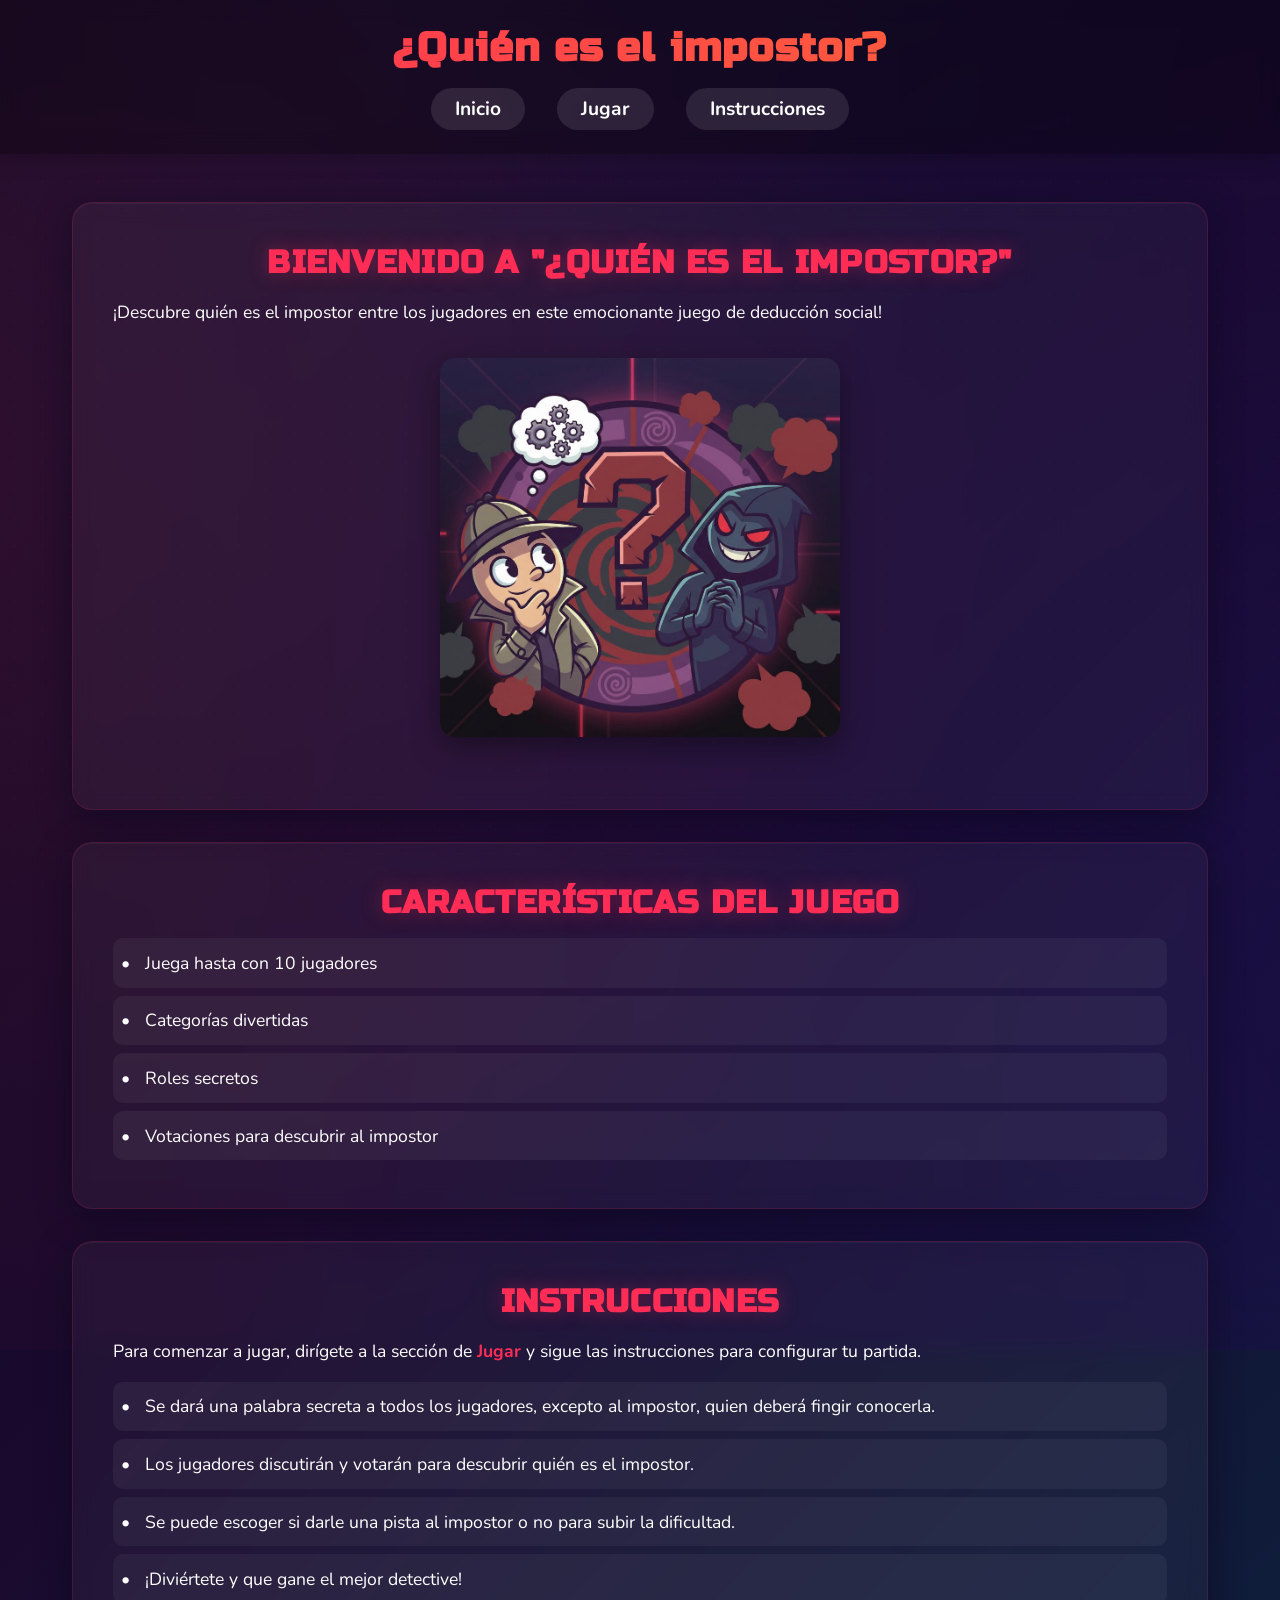
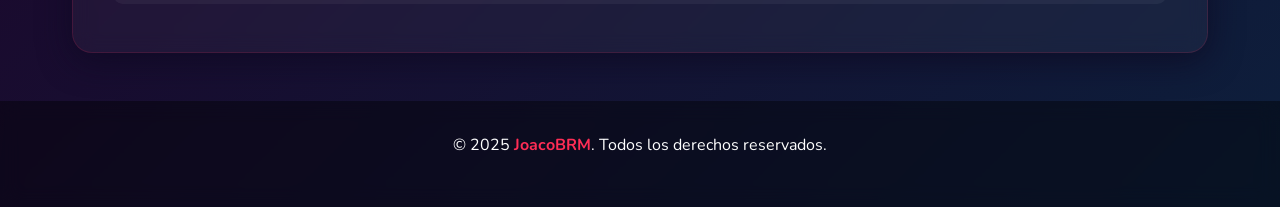
<file: index.html>
<!DOCTYPE html>
<html lang="es">
    <head>
        <meta charset="UTF-8">
        <meta name="viewport" content="width=device-width, initial-scale=1.0, maximum-scale=1.0, user-scalable=no, viewport-fit=cover">
        <meta name="apple-mobile-web-app-capable" content="yes">
        <meta name="apple-mobile-web-app-status-bar-style" content="black-translucent">
        <meta name="apple-mobile-web-app-title" content="Impostor">
        <meta name="format-detection" content="telephone=no">
        <title>¿Quién es el impostor? - JoacoBRM</title>
        <link rel="icon" type="image/jpeg" href="assets/images/logo_impostor.jpg">
        <link rel="apple-touch-icon" href="assets/images/logo_impostor.jpg">
        <link rel="preconnect" href="https://fonts.googleapis.com">
        <link rel="preconnect" href="https://fonts.gstatic.com" crossorigin>
        <link href="https://fonts.googleapis.com/css2?family=Russo+One&family=Nunito:wght@400;600;700;800&display=swap" rel="stylesheet">
        <link rel="stylesheet" href="src/css/base.css">
        <link rel="stylesheet" href="src/css/layout.css">
        <link rel="stylesheet" href="src/css/components.css">
        <link rel="stylesheet" href="src/css/animations.css">
    </head>     
    <body>
        <header>
            <h1>¿Quién es el impostor?</h1>
            <nav>
                <ul>
                    <li><a href="index.html">Inicio</a></li>
                    <li><a href="jugar.html">Jugar</a></li>
                    <li><a href="#instrucciones_impostor">Instrucciones</a></li>
                </ul>
            </nav>
        </header>
        <main>
            <section>
                <h2>Bienvenido a "¿Quién es el impostor?"</h2>
                <p>¡Descubre quién es el impostor entre los jugadores en este emocionante juego de deducción social!</p>
                <img src="assets/images/logo_impostor.jpg" alt="Imagen del juego">
            </section>
            <section>
                <h2>Características del juego</h2>
                <ul>
                    <li>Juega hasta con 10 jugadores</li>
                    <li>Categorías divertidas</li>
                    <li>Roles secretos</li>
                    <li>Votaciones para descubrir al impostor</li>
                </ul>
            </section>
            <section id="instrucciones_impostor">
                <h2>Instrucciones</h2>
                <p>Para comenzar a jugar, dirígete a la sección de <a href="jugar.html">Jugar</a> y sigue las instrucciones para configurar tu partida.</p>
                <ul>
                    <li>Se dará una palabra secreta a todos los jugadores, excepto al impostor, quien deberá fingir conocerla.</li>
                    <li>Los jugadores discutirán y votarán para descubrir quién es el impostor.</li>
                    <li>Se puede escoger si darle una pista al impostor o no para subir la dificultad.</li>
                    <li>¡Diviértete y que gane el mejor detective!</li>
                </ul>
            </section>
        </main>
        <footer>
            <p>&copy; 2025 <a href="https://github.com/JoacoBRM" target="_blank">JoacoBRM</a>. Todos los derechos reservados.</p>
        </footer>
        <script src="src/js/animations.js"></script>
    </body>
</html>
</file>
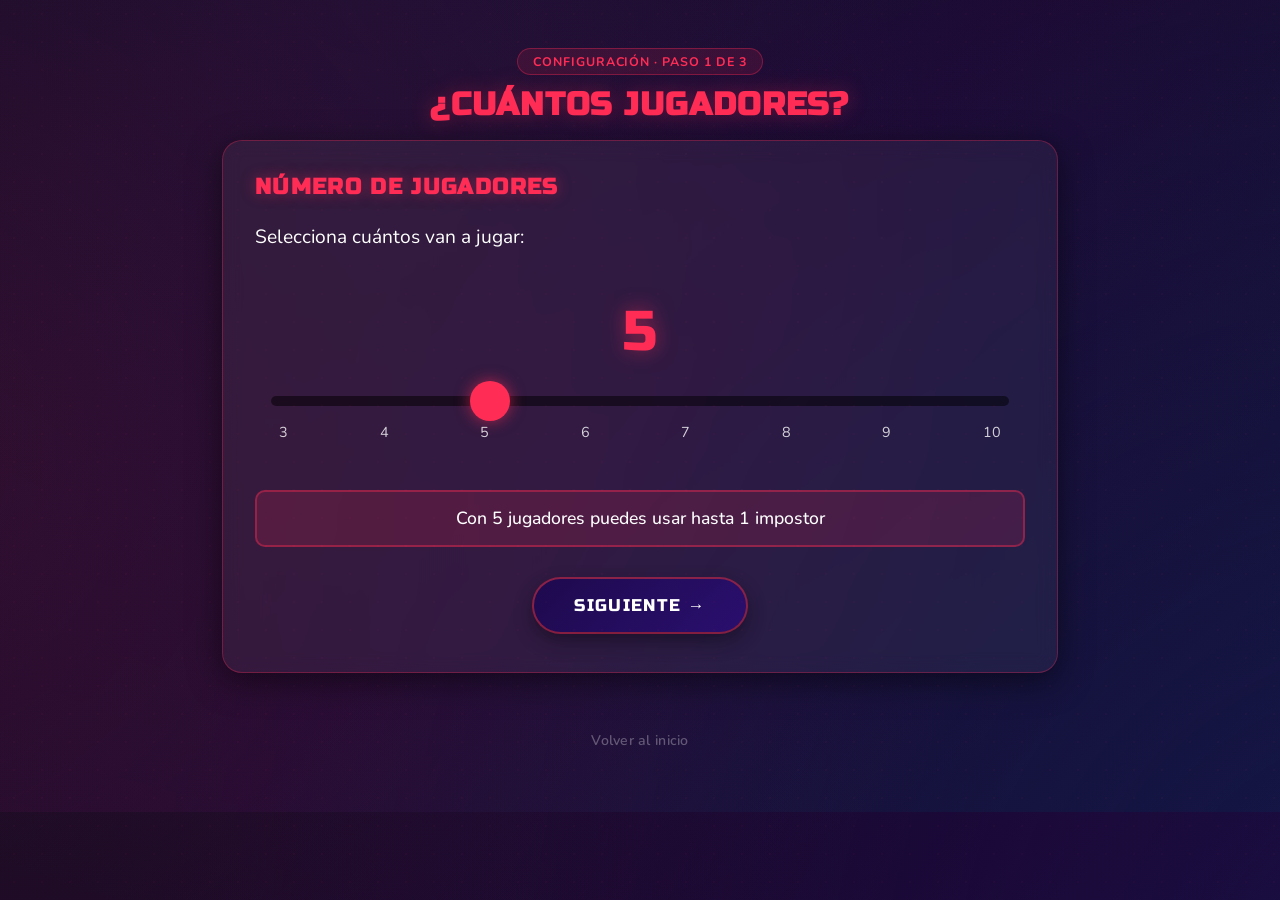
<file: jugar.html>
<!DOCTYPE html>
<html lang="es">

<head>
    <meta charset="UTF-8">
    <meta name="viewport"
        content="width=device-width, initial-scale=1.0, maximum-scale=1.0, user-scalable=no, viewport-fit=cover">
    <meta name="apple-mobile-web-app-capable" content="yes">
    <meta name="apple-mobile-web-app-status-bar-style" content="black-translucent">
    <meta name="apple-mobile-web-app-title" content="Impostor">
    <meta name="format-detection" content="telephone=no">
    <title>Jugar - Impostor</title>
    <link rel="icon" type="image/jpeg" href="assets/images/logo_impostor.jpg">
    <link rel="apple-touch-icon" href="assets/images/logo_impostor.jpg">
    <link rel="preconnect" href="https://fonts.googleapis.com">
    <link rel="preconnect" href="https://fonts.gstatic.com" crossorigin>
    <link href="https://fonts.googleapis.com/css2?family=Russo+One&family=Nunito:wght@400;600;700;800&display=swap" rel="stylesheet">
    <link rel="stylesheet" href="src/css/base.css">
    <link rel="stylesheet" href="src/css/layout.css">
    <link rel="stylesheet" href="src/css/components.css">
    <link rel="stylesheet" href="src/css/animations.css">
</head>

<body>
    <div class="container">
        <!-- Paso 1: Número de jugadores -->
        <div id="paso1" class="paso-config active">
            <div class="paso-badge">Configuración · Paso 1 de 3</div>
            <h2>¿Cuántos Jugadores?</h2>
            <div class="config-section">
                <h3>Número de Jugadores</h3>
                <label for="numJugadores">Selecciona cuántos van a jugar:</label>
                <div class="slider-container">
                    <span class="slider-value" id="sliderValue">5</span>
                    <input type="range" id="numJugadores" min="3" max="10" value="5"
                        oninput="actualizarValor(this.value)">
                    <div class="slider-labels">
                        <span>3</span>
                        <span>4</span>
                        <span>5</span>
                        <span>6</span>
                        <span>7</span>
                        <span>8</span>
                        <span>9</span>
                        <span>10</span>
                    </div>
                </div>
                <p id="infoImpostores" class="info-impostores">Con 5 jugadores puedes usar hasta 1 impostor</p>
                <div class="button-group">
                    <button onclick="irAPaso2()">Siguiente →</button>
                </div>
            </div>
            <div class="paso-footer">
                <button onclick="volverAlInicio()" class="btn-ghost">Volver al inicio</button>
            </div>
        </div>

        <!-- Paso 2: Nombres de jugadores -->
        <div id="paso2" class="paso-config">
            <div class="paso-badge">Configuración · Paso 2 de 3</div>
            <h2>Nombres de los Jugadores</h2>
            <div class="config-section">
                <h3>¿Cómo se llama cada uno?</h3>
                <div id="nombresContainer"></div>
                <div class="button-group">
                    <button onclick="volverAPaso1()" class="btn-secondary">← Anterior</button>
                    <button onclick="irAPaso3()">Siguiente →</button>
                </div>
            </div>
            <div class="paso-footer">
                <button onclick="volverAlInicio()" class="btn-ghost">Volver al inicio</button>
            </div>
        </div>

        <!-- Paso 3: Temáticas -->
        <div id="paso3" class="paso-config">
            <div class="paso-badge">Configuración · Paso 3 de 3</div>
            <h2>Elige las Temáticas</h2>
            <div class="config-section">
                <h3>Categorías del juego</h3>
                <p class="tematicas-instruccion">Elige las categorías que quieres incluir en el juego:</p>
                <div id="tematicasContainer" class="tematicas-grid"></div>

                <!-- Configuraciones adicionales -->
                <div class="config-extra">
                    <div class="config-option">
                        <div class="toggle-container">
                            <span class="toggle-label">Incluir pista para el impostor</span>
                            <label class="toggle-switch">
                                <input type="checkbox" id="incluirPistas" checked>
                                <span class="toggle-slider"></span>
                            </label>
                        </div>
                    </div>

                    <div class="config-option">
                        <label>Número de impostores:</label>
                        <div class="botones-impostores">
                            <button class="btn-impostor active" data-value="1"
                                onclick="seleccionarNumImpostores(1)">1</button>
                            <button class="btn-impostor" data-value="2" onclick="seleccionarNumImpostores(2)">2</button>
                            <button class="btn-impostor" data-value="3" onclick="seleccionarNumImpostores(3)">3</button>
                        </div>
                    </div>

                    <div class="config-option">
                        <label>Palabra personalizada (opcional):</label>
                        <input type="text" id="inputPalabraPersonalizada" placeholder="Déjalo vacío para usar una aleatoria…">
                    </div>
                </div>

                <div class="button-group">
                    <button onclick="volverAPaso2()" class="btn-secondary">← Anterior</button>
                    <button onclick="iniciarJuego()">Iniciar Juego</button>
                </div>
            </div>
            <div class="paso-footer">
                <button onclick="volverAlInicio()" class="btn-ghost">Volver al inicio</button>
            </div>
        </div>

        <!-- Paso 4: Mostrar palabras a jugadores -->
        <div id="paso4" class="paso-config">
            <div class="paso-badge">Revelar Palabras</div>
            <h2 id="turnoJugador" class="turno-jugador-header">Turno de Jugador</h2>
            <div id="contenedorReveal" class="config-section reveal-section">
                <div class="palabra-card">
                    <div id="palabraContenido" class="palabra-oculta">?</div>
                </div>
                <div class="button-group">
                    <button id="btnMostrar" onclick="togglePalabra()">
                        <span id="iconoOjo">👁️</span> Mostrar Palabra
                    </button>
                </div>
            </div>

            <!-- Popup del temporizador -->
            <div id="popupTemporizador" class="popup-overlay">
                <div class="popup-content">
                    <h3>¡Palabra vista!</h3>
                    <div class="temporizador-display">
                        <div id="contadorTemporizador" class="contador-numero">5</div>
                    </div>
                    <p class="mensaje-temporizador">Preparando siguiente jugador...</p>
                    <div class="button-group">
                        <button onclick="volverAVerPalabra()">👁️ Volver a ver</button>
                        <button onclick="saltarTemporizador()">Siguiente →</button>
                    </div>
                </div>
            </div>
            <div class="paso-footer">
                <button onclick="volverAJugar()" class="btn-ghost">Reiniciar partida</button>
                <span class="paso-footer-sep">·</span>
                <button onclick="volverAlInicio()" class="btn-ghost">Inicio</button>
            </div>
        </div>

        <!-- Paso 5: Ruleta de orden -->
        <div id="paso5" class="paso-config">
            <h2>Orden de Juego</h2>
            <div class="config-section">
                <h3>Ruleta de Jugadores</h3>
                <p class="tematicas-instruccion">La ruleta define el orden en que participarán</p>
                <div class="ruleta-container">
                    <div class="ruleta-display">
                        <div id="ruletaFlecha" class="ruleta-flecha">▼</div>
                        <div id="ruletaNombre" class="ruleta-nombre">?</div>
                    </div>
                    <div id="listaOrden" class="lista-orden"></div>
                </div>
                <div class="button-group">
                    <button id="btnGirarRuleta" onclick="girarRuleta()">Girar Ruleta</button>
                    <button id="btnContinuarJuego" onclick="continuarAlJuego()" style="display: none;">Continuar →</button>
                </div>
            </div>
            <div class="paso-footer">
                <button onclick="volverAJugar()" class="btn-ghost">Reiniciar partida</button>
                <span class="paso-footer-sep">·</span>
                <button onclick="volverAlInicio()" class="btn-ghost">Inicio</button>
            </div>
        </div>

        <!-- Paso 7: Votación -->
        <div id="paso7" class="paso-config">
            <h2>Votación</h2>
            <div class="config-section">
                <h3>Votación!</h3>
                <p class="tematicas-instruccion">Vota para eliminar a un jugador</p>
                <div id="jugadoresVotacion" class="votacion-grid"></div>

                <div id="resultadoVotacion" class="resultado-votacion" style="display: none;">
                    <div class="resultado-card">
                        <h3 id="jugadorEliminado">Jugador eliminado</h3>
                        <div id="rolJugador" class="rol-jugador"></div>
                        <div id="estadoJuego" class="estado-juego"></div>
                    </div>
                </div>

                <div id="botonesVotacion" class="button-group" style="display: none;">
                    <button id="btnSeguirVotando" onclick="continuarVotacion()">Seguir Votando</button>
                </div>

                <div id="botonesFinales" class="button-group" style="display: none;">
                    <button onclick="mostrarResultadoFinal()">Ver Resultado Final</button>
                </div>
            </div>
            <div class="paso-footer">
                <button onclick="volverAJugar()" class="btn-ghost">Reiniciar partida</button>
                <span class="paso-footer-sep">·</span>
                <button onclick="volverAlInicio()" class="btn-ghost">Inicio</button>
            </div>
        </div>

        <!-- Paso 8: Resultado Final -->
        <div id="paso8" class="paso-config">
            <h2>Fin del Juego</h2>
            <div class="config-section">
                <h3 id="tituloResultado">Resultado Final</h3>
                <div id="contenidoResultado" class="resultado-final"></div>

                <div class="button-group">
                    <button onclick="volverAJugar()">Jugar de nuevo</button>
                </div>
            </div>
            <div class="paso-footer">
                <button onclick="volverAlInicio()" class="btn-ghost">Volver al inicio</button>
            </div>
        </div>
    </div>

    <script src="src/js/game.js"></script>
</body>

</html>
</file>
<file: src/css/base.css>
/* Estilos base y reset */
html {
    scroll-behavior: smooth;
    /* iOS optimizations */
    -webkit-text-size-adjust: 100%;
    -webkit-tap-highlight-color: transparent;
}

* {
    margin: 0;
    padding: 0;
    box-sizing: border-box;
    /* iOS touch optimization */
    -webkit-touch-callout: none;
}

body {
    font-family: 'Nunito', -apple-system, BlinkMacSystemFont, 'Segoe UI', sans-serif;
    background: linear-gradient(135deg, #0d0921 0%, #1a0a2e 50%, #0d1f3c 100%);
    color: #fff;
    min-height: 100vh;
    min-height: -webkit-fill-available;
    position: relative;
    overflow-x: hidden;
    /* iOS safe area */
    padding-top: env(safe-area-inset-top);
    padding-bottom: env(safe-area-inset-bottom);
    padding-left: env(safe-area-inset-left);
    padding-right: env(safe-area-inset-right);
}

/* Tipografía base */
h1, h2, h3 {
    font-family: 'Russo One', sans-serif;
    letter-spacing: 0.04em;
}

h2 {
    font-size: 2rem;
    margin-bottom: 1rem;
    color: #ff2d55;
    text-transform: uppercase;
    text-align: center;
    text-shadow: 0 0 20px rgba(255, 45, 85, 0.35);
}

p {
    font-size: 1.1rem;
    line-height: 1.6;
    margin-bottom: 1rem;
}

ul {
    list-style: none;
    padding-left: 0;
}

a {
    color: #ff2d55;
    text-decoration: none;
    font-weight: bold;
    transition: all 0.3s ease;
    position: relative;
}

a::after {
    content: '';
    position: absolute;
    bottom: -2px;
    left: 0;
    width: 0;
    height: 2px;
    background: #ff2d55;
    transition: width 0.3s ease;
}

a:hover::after {
    width: 100%;
}

a:hover {
    color: #ff6b6b;
    text-shadow: 0 0 15px rgba(255, 45, 85, 0.8);
}

img {
    display: block;
    max-width: 100%;
    width: 100%;
    height: auto;
    margin: 1.5rem auto;
    border-radius: 15px;
    box-shadow: 0 10px 30px rgba(0, 0, 0, 0.4);
    transition: transform 0.3s ease;
    object-fit: contain;
}

@media (min-width: 500px) {
    img {
        max-width: 400px;
        width: auto;
        margin: 2rem auto;
    }
}

@media (hover: hover) {
    img:hover {
        transform: scale(1.05) rotate(2deg);
    }
}

/* Responsive */
@media (max-width: 768px) {
    h2 {
        font-size: 1.4rem;
        word-wrap: break-word;
    }
}

/* Sutil patrón de puntos sobre el fondo */
body::after {
    content: '';
    position: fixed;
    inset: 0;
    background-image: radial-gradient(rgba(255, 45, 85, 0.04) 1px, transparent 1px);
    background-size: 28px 28px;
    pointer-events: none;
    z-index: 0;
}

/* iOS specific optimizations */
@supports (-webkit-touch-callout: none) {
    /* Smooth scrolling for iOS */
    body {
        -webkit-overflow-scrolling: touch;
    }
    
    #nombresContainer,
    .tematicas-grid {
        -webkit-overflow-scrolling: touch;
    }
    
    /* Better button press states */
    button,
    .btn-impostor,
    .tematica-card {
        -webkit-user-select: none;
        user-select: none;
    }
    
    /* Force WebKit to respect our styles */
    input,
    button,
    select,
    textarea {
        -webkit-appearance: none !important;
        appearance: none !important;
    }
    
    /* Fix background colors in Safari iOS */
    input[type="text"],
    input[type="number"] {
        background-clip: padding-box !important;
        -webkit-background-clip: padding-box !important;
    }
}

/* PWA support */
@media all and (display-mode: standalone) {
    body {
        padding-top: calc(env(safe-area-inset-top) + 20px);
    }
}
</file>
<file: src/css/layout.css>
/* Layout y estructura */
header {
    background: rgba(0, 0, 0, 0.3);
    backdrop-filter: blur(10px);
    padding: 1.5rem 2rem;
    box-shadow: 0 4px 20px rgba(0, 0, 0, 0.2);
    position: sticky;
    top: 0;
    z-index: 100;
}

header h1 {
    text-align: center;
    font-size: 2.5rem;
    margin-bottom: 1rem;
    background: linear-gradient(90deg, #ff2d55, #ff6b35);
    -webkit-background-clip: text;
    -webkit-text-fill-color: transparent;
    background-clip: text;
    letter-spacing: 0.03em;
}

nav ul {
    list-style: none;
    display: flex;
    justify-content: center;
    gap: 2rem;
}

nav ul li a {
    color: #fff;
    text-decoration: none;
    font-size: 1.2rem;
    padding: 0.5rem 1.5rem;
    border-radius: 25px;
    background: rgba(255, 255, 255, 0.1);
    transition: all 0.3s ease;
    display: inline-block;
}

nav ul li a:hover {
    background: rgba(255, 255, 255, 0.3);
    transform: translateY(-3px) scale(1.1);
    box-shadow: 0 5px 15px rgba(0, 0, 0, 0.3);
}

main {
    max-width: 1200px;
    margin: 3rem auto;
    padding: 0 1rem;
}

@media (min-width: 768px) {
    main {
        padding: 0 2rem;
    }
}

section {
    background: rgba(255, 255, 255, 0.04);
    backdrop-filter: blur(10px);
    border-radius: 20px;
    padding: 2.5rem;
    margin-bottom: 2rem;
    border: 1px solid rgba(255, 45, 85, 0.15);
    box-shadow: 0 8px 32px rgba(13, 9, 33, 0.7), inset 0 1px 0 rgba(255, 255, 255, 0.04);
    transition: transform 0.3s ease;
    overflow: hidden;
}

section:hover {
    transform: translateY(-3px);
    box-shadow: 0 14px 42px rgba(13, 9, 33, 0.8), inset 0 1px 0 rgba(255, 255, 255, 0.04);
}

section ul li {
    font-size: 1.1rem;
    padding: 0.8rem;
    margin: 0.5rem 0;
    background: rgba(255, 255, 255, 0.05);
    border-radius: 10px;
    transition: all 0.3s ease;
    position: relative;
    padding-left: 2rem;
}

section ul li::before {
    content: '•';
    position: absolute;
    left: 0.5rem;
}

section ul li:hover {
    background: rgba(255, 45, 85, 0.12);
    transform: translateX(10px);
    padding-left: 2.5rem;
}

footer {
    text-align: center;
    padding: 2rem;
    background: rgba(0, 0, 0, 0.4);
    backdrop-filter: blur(10px);
    margin-top: 3rem;
}

footer p {
    font-size: 1rem;
}

.container {
    max-width: 900px;
    margin: 3rem auto;
    padding: 0 2rem;
}

/* Responsive */
@media (max-width: 768px) {
    header h1 {
        font-size: 1.8rem;
        padding: 0 1rem;
    }
    
    nav ul {
        flex-wrap: wrap;
        gap: 0.5rem;
        padding: 0 0.5rem;
    }
    
    nav ul li a {
        font-size: 1rem;
        padding: 0.4rem 1rem;
    }
    
    section {
        padding: 1.5rem 1rem;
        margin-bottom: 1.5rem;
        border-radius: 15px;
    }

    .container {
        padding: 0 0.75rem;
        margin: 2rem auto;
    }
}
</file>
<file: src/css/components.css>
/* ===== CONFIGURACIÓN DEL JUEGO ===== */
.paso-config {
    display: none;
}

.paso-config.active {
    display: block;
}

.config-section {
    background: rgba(255, 255, 255, 0.05);
    backdrop-filter: blur(10px);
    border-radius: 20px;
    border: 1px solid rgba(255, 45, 85, 0.3);
    box-shadow: 0 8px 32px rgba(0, 0, 0, 0.5);
    overflow: hidden;
    padding: 2rem;
    margin-bottom: 2rem;
    transition: transform 0.3s ease;
}

.config-section h3 {
    font-size: 1.4rem;
    color: #ff2d55;
    margin-bottom: 1.5rem;
    text-transform: uppercase;
    letter-spacing: 0.06em;
    text-shadow: 0 0 15px rgba(255, 45, 85, 0.4);
}

.config-section label {
    display: block;
    font-size: 1.2rem;
    margin-bottom: 0.5rem;
    color: #fff;
}

.config-extra {
    margin-top: 2rem;
    padding-top: 2rem;
    border-top: 2px solid rgba(255, 255, 255, 0.2);
}

.config-option {
    margin-bottom: 2rem;
}

.config-option > label {
    display: block;
    font-size: 1.2rem;
    color: #fff;
    margin-bottom: 1rem;
}

#players-container {
    display: flex;
    flex-direction: column;
    gap: 1rem;
    margin: 2rem 0;
}

/* ===== FORMULARIOS Y CONTROLES ===== */
.player-input-group {
    display: flex;
    gap: 1rem;
    align-items: center;
}

.player-input {
    flex: 1;
    padding: 1rem 1.5rem;
    font-size: 1.1rem;
    border: 2px solid rgba(255, 255, 255, 0.3);
    border-radius: 10px;
    background: rgba(255, 255, 255, 0.1);
    color: #fff;
    transition: all 0.3s ease;
    outline: none;
}

.player-input::placeholder {
    color: rgba(255, 255, 255, 0.6);
}

.player-input:focus {
    border-color: #ffd700;
    background: rgba(255, 255, 255, 0.15);
    box-shadow: 0 0 15px rgba(255, 215, 0, 0.3);
    transform: scale(1.02);
}

.config-section input[type="number"],
.config-section input[type="text"] {
    width: 100%;
    padding: 1rem 1.5rem;
    font-size: 16px;
    border: 2px solid rgba(255, 45, 85, 0.3);
    background: rgba(255, 255, 255, 0.05) !important;
    color: #fff !important;
    border-radius: 10px;
    transition: all 0.3s ease;
    outline: none;
    margin-bottom: 1.5rem;
    -webkit-appearance: none;
    appearance: none;
    -webkit-tap-highlight-color: transparent;
}

.config-section input[type="number"]:focus,
.config-section input[type="text"]:focus {
    border-color: #ff2d55;
    background: rgba(255, 255, 255, 0.08) !important;
    box-shadow: 0 0 15px rgba(255, 45, 85, 0.6);
}

.config-section input::placeholder {
    color: rgba(255, 255, 255, 0.4);
}

.nombre-input-group {
    margin-bottom: 1rem;
}

.nombre-input-group label {
    font-size: 1rem;
    margin-bottom: 0.3rem;
}

.nombre-input-group input {
    margin-bottom: 0;
}

#nombresContainer {
    margin-bottom: 1.5rem;
}

/* ===== SLIDER ===== */
.slider-container {
    margin: 2rem 0;
    padding: 1rem;
}

.slider-value {
    display: block;
    text-align: center;
    font-size: 3.5rem;
    font-family: 'Russo One', sans-serif;
    color: #ff2d55;
    text-shadow: 0 0 20px rgba(255, 45, 85, 0.5);
    margin-bottom: 1.5rem;
}

input[type="range"] {
    -webkit-appearance: none;
    appearance: none;
    width: 100%;
    height: 10px;
    border-radius: 5px;
    background: rgba(0, 0, 0, 0.5);
    outline: none;
    margin-bottom: 1rem;
    touch-action: none;
}

input[type="range"]::-webkit-slider-thumb {
    -webkit-appearance: none;
    appearance: none;
    width: 40px;
    height: 40px;
    border-radius: 50%;
    background: #ff2d55 !important;
    background-color: #ff2d55 !important;
    cursor: pointer;
    box-shadow: 0 0 15px rgba(255, 45, 85, 0.6);
    transition: all 0.3s ease;
    -webkit-tap-highlight-color: transparent;
    border: none;
}

input[type="range"]::-webkit-slider-thumb:active {
    transform: scale(1.3);
    box-shadow: 0 0 30px rgba(255, 45, 85, 1);
}

input[type="range"]::-moz-range-thumb {
    width: 30px;
    height: 30px;
    border-radius: 50%;
    background: #ffffff;
    cursor: pointer;
    border: none;
    box-shadow: 0 0 15px rgba(255, 255, 255, 0.5);
    transition: all 0.3s ease;
}

input[type="range"]::-moz-range-thumb:hover {
    transform: scale(1.2);
    box-shadow: 0 0 25px rgba(255, 255, 255, 0.8);
}

.slider-labels {
    display: flex;
    justify-content: space-between;
    color: rgba(255, 255, 255, 0.8);
    font-size: 0.9rem;
    padding: 0 0.5rem;
}

.info-impostores {
    text-align: center;
    font-size: 1.1rem;
    color: #ffffff;
    background: rgba(255, 45, 85, 0.15);
    padding: 0.8rem 1.5rem;
    border-radius: 10px;
    margin: 1.5rem 0;
    border: 2px solid rgba(255, 45, 85, 0.4);
    font-weight: 500;
}

/* ===== TOGGLE SWITCH ===== */
.toggle-container {
    display: flex;
    align-items: center;
    justify-content: space-between;
    background: rgba(255, 255, 255, 0.04);
    padding: 1.2rem 1.5rem;
    border-radius: 50px;
    border: 2px solid rgba(30, 10, 78, 0.5);
    transition: all 0.3s ease;
}

.toggle-container:hover {
    background: rgba(255, 255, 255, 0.07);
    border-color: rgba(255, 45, 85, 0.5);
}

.toggle-label {
    font-size: 1.2rem;
    color: #fff;
    font-weight: 500;
}

.toggle-switch {
    position: relative;
    display: inline-block;
    cursor: pointer;
    user-select: none;
}

.toggle-switch input[type="checkbox"] {
    position: absolute;
    opacity: 0;
    width: 0;
    height: 0;
}

.toggle-slider {
    position: relative;
    display: block;
    width: 60px;
    height: 30px;
    background: rgba(255, 255, 255, 0.2) !important;
    background-color: rgba(255, 255, 255, 0.2) !important;
    border-radius: 30px;
    transition: all 0.3s ease;
    border: 2px solid rgba(255, 255, 255, 0.3);
}

.toggle-slider::before {
    content: '';
    position: absolute;
    width: 22px;
    height: 22px;
    left: 2px;
    top: 2px;
    background: #fff;
    border-radius: 50%;
    transition: all 0.3s ease;
    box-shadow: 0 2px 5px rgba(0, 0, 0, 0.3);
}

.toggle-switch input[type="checkbox"]:checked + .toggle-slider {
    background: #ff2d55 !important;
    background-color: #ff2d55 !important;
    border-color: #ff2d55;
    box-shadow: 0 0 15px rgba(255, 45, 85, 0.6);
}

.toggle-switch input[type="checkbox"]:checked + .toggle-slider::before {
    transform: translateX(30px);
}

/* ===== BOTONES ===== */
.btn-remove {
    padding: 0.8rem 1.2rem;
    font-size: 1.3rem;
    background: rgba(255, 107, 107, 0.3);
    border: 2px solid rgba(255, 107, 107, 0.5);
    border-radius: 10px;
    color: #fff;
    cursor: pointer;
    transition: all 0.3s ease;
}

.btn-remove:hover {
    background: rgba(255, 107, 107, 0.6);
    transform: scale(1.1) rotate(-10deg);
    box-shadow: 0 5px 15px rgba(255, 107, 107, 0.4);
}

.actions-container {
    display: flex;
    justify-content: center;
    margin-top: 2rem;
}

.btn-add {
    padding: 1rem 2rem;
    font-size: 1.1rem;
    background: rgba(16, 185, 129, 0.15);
    border: 2px solid rgba(16, 185, 129, 0.4);
    border-radius: 50px;
    color: #10b981;
    font-family: 'Russo One', sans-serif;
    letter-spacing: 0.06em;
    text-transform: uppercase;
    cursor: pointer;
    transition: all 0.25s ease;
    box-shadow: 0 4px 16px rgba(0, 0, 0, 0.3);
}

.btn-add:hover {
    background: rgba(16, 185, 129, 0.3);
    transform: translateY(-3px);
    box-shadow: 0 8px 20px rgba(16, 185, 129, 0.3);
}

.btn-add:active {
    transform: translateY(0);
}

.config-section button {
    padding: 1rem 2.5rem;
    font-size: 1.05rem;
    background: linear-gradient(135deg, #1e0a4e, #2a0f6e) !important;
    background-color: #1e0a4e !important;
    border: none;
    border-radius: 50px;
    color: #ffffff !important;
    font-family: 'Russo One', sans-serif;
    font-weight: 400;
    letter-spacing: 0.08em;
    text-transform: uppercase;
    cursor: pointer;
    transition: all 0.25s ease;
    margin: 0.5rem;
    box-shadow: 0 0 0 2px rgba(255, 45, 85, 0.45), 0 8px 20px rgba(0, 0, 0, 0.4);
    -webkit-tap-highlight-color: transparent;
    -webkit-appearance: none;
    appearance: none;
    touch-action: manipulation;
    min-height: 44px;
    min-width: 44px;
}

.config-section button:hover {
    background: linear-gradient(135deg, #ff2d55, #c0134d) !important;
    background-color: #ff2d55 !important;
    box-shadow: 0 0 0 2px #ff2d55, 0 0 25px rgba(255, 45, 85, 0.5), 0 8px 24px rgba(0, 0, 0, 0.5);
    transform: translateY(-3px);
}

.config-section button:active {
    transform: translateY(0);
    background: linear-gradient(135deg, #c0134d, #8b0020) !important;
    background-color: #c0134d !important;
}

.button-group {
    display: flex;
    justify-content: center;
    gap: 1rem;
    flex-wrap: wrap;
}

.btn-secondary {
    background: rgba(255, 255, 255, 0.05) !important;
    background-color: rgba(255, 255, 255, 0.05) !important;
    box-shadow: 0 0 0 2px rgba(255, 255, 255, 0.3), 0 6px 16px rgba(0, 0, 0, 0.3) !important;
}

.btn-secondary:hover {
    background: rgba(255, 255, 255, 0.12) !important;
    background-color: rgba(255, 255, 255, 0.12) !important;
    box-shadow: 0 0 0 2px rgba(255, 255, 255, 0.5), 0 8px 20px rgba(255, 255, 255, 0.1) !important;
}

.btn-secondary:active {
    background: rgba(255, 255, 255, 0.08) !important;
    background-color: rgba(255, 255, 255, 0.08) !important;
}

.button-group button:first-child {
    background: rgba(255, 107, 107, 0.3);
    border-color: rgba(255, 107, 107, 0.5);
}

.button-group button:first-child:hover {
    background: rgba(255, 107, 107, 0.6);
    box-shadow: 0 8px 20px rgba(255, 107, 107, 0.4);
}

.botones-impostores {
    display: flex;
    gap: 1rem;
    justify-content: center;
}

.btn-impostor {
    padding: 1rem 2rem;
    font-size: 1.5rem;
    font-weight: bold;
    background: rgba(255, 255, 255, 0.05) !important;
    background-color: rgba(255, 255, 255, 0.05) !important;
    border: 3px solid rgba(30, 10, 78, 0.6);
    border-radius: 15px;
    color: #fff !important;
    cursor: pointer;
    transition: all 0.3s ease;
    min-width: 70px;
    min-height: 44px;
    -webkit-tap-highlight-color: transparent;
    -webkit-appearance: none;
    appearance: none;
    touch-action: manipulation;
}

.btn-impostor:hover {
    background: rgba(30, 10, 78, 0.5) !important;
    background-color: rgba(30, 10, 78, 0.5) !important;
    transform: translateY(-3px);
    box-shadow: 0 5px 15px rgba(30, 10, 78, 0.5);
}

.btn-impostor:active {
    transform: scale(0.95);
}

.btn-impostor.active {
    background: #ff2d55 !important;
    background-color: #ff2d55 !important;
    border-color: #ff2d55;
    box-shadow: 0 0 25px rgba(255, 45, 85, 0.8);
    transform: scale(1.1);
}

.btn-impostor.active:hover {
    transform: translateY(-3px) scale(1.1);
}

.btn-impostor.active:active {
    transform: scale(1.05);
}

#btnMostrar {
    display: flex;
    align-items: center;
    gap: 0.5rem;
    justify-content: center;
}

#iconoOjo {
    font-size: 1.5rem;
}

/* ===== TEMÁTICAS ===== */
.tematicas-instruccion {
    text-align: center;
    font-size: 1.1rem;
    margin-bottom: 2rem;
    color: rgba(255, 255, 255, 0.9);
}

.tematicas-grid {
    display: grid;
    grid-template-columns: repeat(auto-fill, minmax(150px, 1fr));
    gap: 1.5rem;
    margin-bottom: 2rem;
    max-height: 400px;
    overflow-y: auto;
    padding: 0.5rem;
}

.tematica-card {
    background: rgba(255, 255, 255, 0.04);
    border: 2px solid rgba(30, 10, 78, 0.5);
    border-radius: 16px;
    padding: 1.5rem 1rem;
    text-align: center;
    cursor: pointer;
    transition: all 0.25s ease;
    position: relative;
    min-height: 150px;
    display: flex;
    flex-direction: column;
    justify-content: center;
    align-items: center;
    -webkit-tap-highlight-color: transparent;
    touch-action: manipulation;
}

.tematica-card:nth-child(4n+1) { border-color: rgba(255, 45, 85, 0.35); }
.tematica-card:nth-child(4n+2) { border-color: rgba(245, 158, 11, 0.35); }
.tematica-card:nth-child(4n+3) { border-color: rgba(139, 92, 246, 0.35); }
.tematica-card:nth-child(4n+4) { border-color: rgba(16, 185, 129, 0.35); }

.tematica-card:hover {
    transform: translateY(-5px);
    background: rgba(255, 255, 255, 0.08);
    border-color: #ff2d55;
    box-shadow: 0 8px 20px rgba(255, 45, 85, 0.3);
}

.tematica-card:active {
    transform: scale(0.98);
}

.tematica-card.selected {
    background: rgba(255, 45, 85, 0.2);
    border-color: #ff2d55;
    box-shadow: 0 0 25px rgba(255, 45, 85, 0.6);
}

.tematica-card.selected:active {
    transform: scale(0.98);
}

.tematica-emoji {
    font-size: 3.5rem;
    margin-bottom: 0.5rem;
}

.tematica-nombre {
    font-size: 1.1rem;
    font-weight: bold;
    color: #fff;
    text-shadow: 1px 1px 3px rgba(0, 0, 0, 0.5);
}

.tematica-check {
    position: absolute;
    top: 10px;
    right: 10px;
    font-size: 1.5rem;
    color: #ff2d55;
    opacity: 0;
    transition: opacity 0.3s ease;
    text-shadow: 0 0 10px rgba(255, 45, 85, 0.8);
}

.tematica-card.selected .tematica-check {
    opacity: 1;
}

/* ===== REVELACIÓN DE PALABRAS ===== */
.reveal-section {
    display: flex;
    flex-direction: column;
    align-items: center;
    gap: 2rem;
    animation: slideInRight 0.5s ease;
}

.turno-jugador-header {
    animation: slideInDown 0.5s ease;
}

.reveal-section.slide-out {
    animation: slideOutLeft 0.4s ease forwards;
}

.turno-jugador-header.slide-out {
    animation: slideOutUp 0.4s ease forwards;
}

.palabra-card {
    width: 100%;
    max-width: 400px;
    min-height: 200px;
    height: auto;
    background: linear-gradient(135deg, rgba(13, 9, 33, 0.9), rgba(30, 10, 78, 0.7));
    border: 3px solid rgba(255, 45, 85, 0.5);
    border-radius: 20px;
    display: flex;
    justify-content: center;
    align-items: center;
    box-shadow: 0 10px 40px rgba(0, 0, 0, 0.5), inset 0 1px 0 rgba(255, 255, 255, 0.05);
    transition: all 0.3s ease;
}

.palabra-oculta {
    font-size: 8rem;
    color: rgba(255, 255, 255, 0.5);
    text-shadow: 2px 2px 8px rgba(0, 0, 0, 0.5);
}

.palabra-visible {
    font-size: 2.5rem;
    font-weight: bold;
    color: #ff2d55;
    text-shadow: 0 0 20px rgba(255, 45, 85, 0.8);
    text-align: center;
    padding: 1rem;
}

.palabra-impostor {
    font-size: 2.5rem;
    font-weight: bold;
    color: #ff2d55;
    text-shadow: 0 0 25px rgba(255, 45, 85, 1);
    text-align: center;
    padding: 1rem;
}

.palabra-impostor-con-pista {
    display: flex;
    flex-direction: column;
    gap: 1rem;
    padding: 1.5rem;
}

.impostor-header {
    font-size: 2rem;
    font-family: 'Russo One', sans-serif;
    color: #f59e0b;
    text-shadow: 0 0 20px rgba(245, 158, 11, 0.9);
    text-align: center;
    letter-spacing: 0.08em;
}

.pista-texto {
    font-size: 1.3rem;
    color: #ffffff;
    text-shadow: 2px 2px 4px rgba(0, 0, 0, 0.7);
    text-align: center;
    line-height: 1.6;
}

.complice-texto {
    font-size: 1.1rem;
    color: #f59e0b;
    text-align: center;
    font-weight: 600;
    background: rgba(245, 158, 11, 0.1);
    border: 1px solid rgba(245, 158, 11, 0.3);
    border-radius: 8px;
    padding: 0.5rem 1rem;
}

/* ===== RULETA ===== */
.ruleta-container {
    display: flex;
    flex-direction: column;
    align-items: center;
    gap: 2rem;
    margin: 2rem 0;
}

.ruleta-display {
    position: relative;
    width: 100%;
    max-width: 400px;
    height: 250px;
    background: linear-gradient(135deg, rgba(13, 9, 33, 0.9), rgba(30, 10, 78, 0.7));
    border: 3px solid rgba(255, 45, 85, 0.4);
    border-radius: 20px;
    display: flex;
    flex-direction: column;
    justify-content: center;
    align-items: center;
    box-shadow: 0 10px 40px rgba(0, 0, 0, 0.5), inset 0 1px 0 rgba(255, 255, 255, 0.05);
    overflow: hidden;
}

.ruleta-flecha {
    position: absolute;
    top: -20px;
    font-size: 3rem;
    color: #ff2340;
    text-shadow: 2px 2px 8px rgba(0, 0, 0, 0.7);
}

.ruleta-nombre {
    font-size: 3rem;
    font-family: 'Russo One', sans-serif;
    color: #fff;
    text-shadow: 2px 2px 8px rgba(0, 0, 0, 0.8);
    transition: all 0.3s ease;
    letter-spacing: 0.03em;
}

.ruleta-nombre.seleccionado {
    color: #ff2d55;
    font-size: 3.5rem;
    text-shadow: 0 0 25px rgba(255, 45, 85, 0.8), 2px 2px 8px rgba(0, 0, 0, 0.8);
}

.lista-orden {
    width: 100%;
    max-width: 500px;
    background: rgba(255, 255, 255, 0.05);
    border-radius: 15px;
    padding: 1.5rem;
    border: 1px solid rgba(255, 45, 85, 0.3);
}

.lista-orden h4 {
    color: #ff2d55;
    margin-bottom: 1rem;
    text-align: center;
    font-size: 1.3rem;
    text-shadow: 0 0 10px rgba(255, 45, 85, 0.5);
}

.orden-item {
    background: rgba(255, 255, 255, 0.05);
    padding: 1rem 1.5rem;
    margin: 0.5rem 0;
    border-radius: 10px;
    display: flex;
    align-items: center;
    gap: 1rem;
    border: 2px solid rgba(30, 10, 78, 0.3);
}

.orden-numero {
    font-size: 1.5rem;
    font-weight: bold;
    color: #ff2d55;
    min-width: 30px;
    text-shadow: 0 0 8px rgba(255, 45, 85, 0.5);
}

.orden-nombre {
    font-size: 1.2rem;
    color: #fff;
    font-weight: 500;
}

/* ===== TURNOS ===== */
.turno-display {
    margin: 2rem 0;
    text-align: center;
}

.turno-numero {
    font-size: 1.3rem;
    color: #ff2d55;
    margin-bottom: 1.5rem;
    font-weight: 500;
    text-shadow: 0 0 10px rgba(255, 45, 85, 0.6);
}

.turno-jugador {
    background: rgba(255, 255, 255, 0.05);
    border: 4px solid #ff2d55;
    border-radius: 20px;
    padding: 2rem;
    margin: 1rem auto;
    max-width: 400px;
    box-shadow: 0 10px 40px rgba(0, 0, 0, 0.3);
}

.turno-nombre {
    font-size: 3rem;
    font-family: 'Russo One', sans-serif;
    color: #ff2d55;
    text-shadow: 0 0 30px rgba(255, 45, 85, 0.9), 2px 2px 8px rgba(0, 0, 0, 0.8);
    letter-spacing: 0.04em;
}

.orden-completo {
    margin-top: 2rem;
    background: rgba(255, 255, 255, 0.05);
    border-radius: 15px;
    padding: 1.5rem;
    border: 1px solid rgba(255, 45, 85, 0.3);
}

.orden-completo h4 {
    color: #ff2d55;
    margin-bottom: 1rem;
    text-align: center;
    font-size: 1.2rem;
    text-shadow: 0 0 10px rgba(255, 45, 85, 0.5);
}

.lista-participacion {
    display: flex;
    flex-direction: column;
    gap: 0.5rem;
    max-height: 300px;
    overflow-y: auto;
    padding-right: 0.5rem;
}

/* Estilos para la barra de scroll */
.lista-participacion::-webkit-scrollbar {
    width: 8px;
}

.lista-participacion::-webkit-scrollbar-track {
    background: rgba(255, 255, 255, 0.05);
    border-radius: 10px;
}

.lista-participacion::-webkit-scrollbar-thumb {
    background: #ff2d55;
    border-radius: 10px;
}

.lista-participacion::-webkit-scrollbar-thumb:hover {
    background: #ff5b70;
}

.participacion-item {
    background: rgba(255, 255, 255, 0.05);
    padding: 0.5rem 0.8rem;
    border-radius: 8px;
    display: flex;
    align-items: center;
    gap: 0.8rem;
    transition: all 0.3s ease;
    border: 2px solid transparent;
}

.participacion-item.activo {
    background: rgba(255, 45, 85, 0.2);
    border-color: #ff2d55;
    box-shadow: 0 0 15px rgba(255, 45, 85, 0.5);
}

.participacion-numero {
    font-size: 1.2rem;
    font-weight: bold;
    color: #ff2d55;
    min-width: 25px;
    text-shadow: 0 0 8px rgba(255, 45, 85, 0.5);
}

.participacion-nombre {
    font-size: 1.1rem;
    color: #fff;
    font-weight: 500;
}

/* ===== RESPONSIVE ===== */
@media (max-width: 768px) {
    .config-section {
        padding: 1.5rem 1rem;
    }

    .config-section button {
        padding: 0.8rem 1.5rem;
        font-size: 1rem;
    }
    
    .tematicas-grid {
        gap: 1rem;
        grid-template-columns: repeat(auto-fill, minmax(120px, 1fr));
    }
    
    .slider-value {
        font-size: 2.5rem;
    }
    
    .ruleta-nombre {
        font-size: 2rem;
    }
    
    .ruleta-nombre.seleccionado {
        font-size: 2.5rem;
    }
    
    .turno-nombre {
        font-size: 2rem;
    }
    
    .orden-item,
    .participacion-item {
        padding: 0.7rem 1rem;
    }

    .votacion-grid {
        grid-template-columns: repeat(auto-fill, minmax(120px, 1fr));
        gap: 1rem;
    }

    .jugador-votacion-card {
        min-height: 130px;
    }
}

/* ===== SISTEMA DE VOTACIÓN ===== */
.votacion-grid {
    display: grid;
    grid-template-columns: repeat(auto-fill, minmax(150px, 1fr));
    gap: 1.5rem;
    margin: 2rem 0;
}

.jugador-votacion-card {
    background: rgba(255, 255, 255, 0.04);
    border: 2px solid rgba(30, 10, 78, 0.5);
    border-radius: 16px;
    padding: 2rem 1rem;
    text-align: center;
    cursor: pointer;
    transition: all 0.3s ease;
    min-height: 150px;
    display: flex;
    flex-direction: column;
    justify-content: center;
    align-items: center;
    -webkit-tap-highlight-color: transparent;
    touch-action: manipulation;
}

.jugador-votacion-card:hover {
    transform: translateY(-5px) scale(1.05);
    background: rgba(255, 255, 255, 0.1);
    border-color: #ff2d55;
    box-shadow: 0 8px 25px rgba(255, 45, 85, 0.4);
}

.jugador-votacion-card:active {
    transform: scale(0.98);
}

.jugador-emoji {
    font-size: 3.5rem;
    margin-bottom: 0.8rem;
}

.jugador-nombre-votacion {
    font-size: 1.2rem;
    font-weight: bold;
    color: #fff;
    text-shadow: 1px 1px 3px rgba(0, 0, 0, 0.5);
}

.resultado-votacion {
    margin: 2rem 0;
}

.resultado-card {
    background: rgba(255, 255, 255, 0.1);
    border-radius: 20px;
    padding: 2rem;
    text-align: center;
    border: 2px solid rgba(255, 45, 85, 0.3);
    box-shadow: 0 10px 40px rgba(0, 0, 0, 0.3);
}

.resultado-card h3 {
    font-size: 2rem;
    margin-bottom: 1.5rem;
    color: #fff;
}

.rol-impostor,
.rol-inocente {
    margin: 2rem 0;
    padding: 1.5rem;
    border-radius: 15px;
}

.rol-impostor {
    background: rgba(255, 45, 85, 0.15);
    border: 2px solid #ff2d55;
}

.rol-inocente {
    background: rgba(16, 185, 129, 0.15);
    border: 2px solid #10b981;
}

.estado-juego {
    margin-top: 2rem;
    padding: 1.5rem;
    border-radius: 15px;
    background: rgba(255, 255, 255, 0.05);
}

.victoria {
    text-align: center;
    padding: 2rem;
}

.derrota {
    text-align: center;
    padding: 2rem;
}

.juego-continua {
    text-align: center;
    padding: 1.5rem;
}

.resultado-final {
    margin: 2rem 0;
}

.resumen-final {
    display: flex;
    flex-direction: column;
    gap: 2rem;
}

.seccion-resumen {
    background: rgba(255, 255, 255, 0.05);
    border-radius: 15px;
    padding: 1.5rem;
    border: 2px solid rgba(255, 255, 255, 0.1);
}

.seccion-resumen h3 {
    text-align: center;
    margin-bottom: 1rem;
    font-size: 1.5rem;
}

.seccion-resumen ul {
    list-style: none;
    padding: 0;
}

.seccion-resumen li {
    padding: 0.8rem;
    margin: 0.5rem 0;
    background: rgba(255, 255, 255, 0.05);
    border-radius: 10px;
    font-size: 1.1rem;
    transition: all 0.3s ease;
}

.seccion-resumen li:hover {
    background: rgba(255, 255, 255, 0.1);
    transform: translateX(5px);
}

/* ===== POPUP TEMPORIZADOR ===== */
.popup-overlay {
    display: none;
    position: fixed;
    top: 0;
    left: 0;
    width: 100%;
    height: 100%;
    background: rgba(0, 0, 0, 0.8);
    backdrop-filter: blur(10px);
    z-index: 1000;
    justify-content: center;
    align-items: center;
    animation: fadeIn 0.3s ease;
}

.popup-overlay.active {
    display: flex;
}

.popup-content {
    background: linear-gradient(135deg, #0d0921 0%, #1e0a4e 100%);
    border: 3px solid #ff2d55;
    border-radius: 25px;
    padding: 2.5rem;
    max-width: 450px;
    width: 90%;
    text-align: center;
    box-shadow: 0 20px 60px rgba(0, 0, 0, 0.5), 0 0 40px rgba(255, 45, 85, 0.4);
    animation: popupBounce 0.4s ease;
}

.popup-content h3 {
    font-size: 2rem;
    color: #ff2d55;
    margin-bottom: 1.5rem;
    text-shadow: 0 0 15px rgba(255, 45, 85, 0.6);
}

.temporizador-display {
    margin: 2rem 0;
    padding: 2rem;
    background: rgba(255, 255, 255, 0.1);
    border-radius: 20px;
    border: 2px solid rgba(255, 45, 85, 0.3);
}

.contador-numero {
    font-size: 5rem;
    font-weight: bold;
    color: #ff2d55;
    text-shadow: 0 0 30px rgba(255, 45, 85, 1);
    animation: pulse 1s ease-in-out infinite;
}

.mensaje-temporizador {
    font-size: 1.2rem;
    color: rgba(255, 255, 255, 0.9);
    margin: 1rem 0;
}

.popup-content .button-group {
    display: flex;
    justify-content: center;
    gap: 1rem;
    flex-wrap: wrap;
    margin-top: 1.5rem;
}

.popup-content button {
    padding: 1rem 2rem;
    font-size: 1rem;
    background: linear-gradient(135deg, #1e0a4e, #2a0f6e) !important;
    background-color: #1e0a4e !important;
    border: none;
    border-radius: 50px;
    color: #ffffff !important;
    font-family: 'Russo One', sans-serif;
    font-weight: 400;
    letter-spacing: 0.08em;
    text-transform: uppercase;
    cursor: pointer;
    transition: all 0.25s ease;
    box-shadow: 0 0 0 2px rgba(255, 45, 85, 0.45), 0 6px 18px rgba(0, 0, 0, 0.4);
    -webkit-tap-highlight-color: transparent;
    -webkit-appearance: none;
    appearance: none;
    touch-action: manipulation;
    min-height: 44px;
}

.popup-content button:hover {
    background: linear-gradient(135deg, #ff2d55, #c0134d) !important;
    background-color: #ff2d55 !important;
    box-shadow: 0 0 0 2px #ff2d55, 0 0 25px rgba(255, 45, 85, 0.5), 0 8px 24px rgba(0, 0, 0, 0.5);
    transform: translateY(-3px);
}

.popup-content button:active {
    transform: translateY(0);
    background: linear-gradient(135deg, #c0134d, #8b0020) !important;
    background-color: #c0134d !important;
}

@keyframes fadeIn {
    from {
        opacity: 0;
    }
    to {
        opacity: 1;
    }
}

@keyframes popupBounce {
    0% {
        transform: scale(0.7);
        opacity: 0;
    }
    50% {
        transform: scale(1.05);
    }
    100% {
        transform: scale(1);
        opacity: 1;
    }
}

@keyframes pulse {
    0%, 100% {
        transform: scale(1);
    }
    50% {
        transform: scale(1.1);
    }
}

@keyframes slideInRight {
    from {
        opacity: 0;
        transform: translateX(50px);
    }
    to {
        opacity: 1;
        transform: translateX(0);
    }
}

@keyframes slideOutLeft {
    from {
        opacity: 1;
        transform: translateX(0);
    }
    to {
        opacity: 0;
        transform: translateX(-50px);
    }
}

@keyframes slideInDown {
    from {
        opacity: 0;
        transform: translateY(-30px);
    }
    to {
        opacity: 1;
        transform: translateY(0);
    }
}

@keyframes slideOutUp {
    from {
        opacity: 1;
        transform: translateY(0);
    }
    to {
        opacity: 0;
        transform: translateY(-30px);
    }
}

@media (max-width: 768px) {
    .popup-content {
        padding: 2rem 1.5rem;
    }

    .popup-content h3 {
        font-size: 1.6rem;
    }

    .contador-numero {
        font-size: 4rem;
    }

    .mensaje-temporizador {
        font-size: 1rem;
    }
}

/* ===== NAVEGACIÓN SECUNDARIA (footer de cada paso) ===== */
.paso-footer {
    display: flex;
    justify-content: center;
    align-items: center;
    gap: 0.5rem;
    padding: 1.2rem 0 0.5rem;
    flex-wrap: wrap;
}

.btn-ghost {
    background: transparent !important;
    border: none !important;
    box-shadow: none !important;
    color: rgba(255, 255, 255, 0.3);
    font-size: 0.88rem;
    font-family: 'Nunito', sans-serif !important;
    font-weight: 600;
    letter-spacing: 0.02em !important;
    text-transform: none !important;
    padding: 0.4rem 0.9rem;
    cursor: pointer;
    border-radius: 20px;
    transition: color 0.2s ease, background 0.2s ease;
    min-height: unset !important;
    min-width: unset !important;
}

.btn-ghost:hover {
    color: rgba(255, 255, 255, 0.65) !important;
    background: rgba(255, 255, 255, 0.06) !important;
    transform: none !important;
    box-shadow: none !important;
}

.btn-ghost:active {
    color: rgba(255, 255, 255, 0.85) !important;
    background: rgba(255, 255, 255, 0.1) !important;
    transform: none !important;
}

.paso-footer-sep {
    color: rgba(255, 255, 255, 0.15);
    font-size: 1.2rem;
    user-select: none;
}

/* ===== BADGE DE PASO ===== */
.paso-badge {
    display: block;
    width: fit-content;
    margin: 0 auto 0.6rem;
    background: rgba(255, 45, 85, 0.12);
    border: 1px solid rgba(255, 45, 85, 0.35);
    color: #ff2d55;
    font-size: 0.78rem;
    padding: 0.25rem 0.9rem;
    border-radius: 20px;
    font-family: 'Nunito', sans-serif;
    font-weight: 700;
    letter-spacing: 0.08em;
    text-transform: uppercase;
}
</file>
<file: src/css/animations.css>
/* ===== ANIMACIONES ===== */

/* Animación de fondo con formas flotantes */
body::before {
    content: '';
    position: fixed;
    top: -50%;
    left: -50%;
    width: 200%;
    height: 200%;
    background:
        radial-gradient(circle at 20% 50%, rgba(255, 45, 85, 0.12) 0%, transparent 50%),
        radial-gradient(circle at 80% 80%, rgba(30, 10, 78, 0.55) 0%, transparent 50%),
        radial-gradient(circle at 40% 20%, rgba(139, 92, 246, 0.07) 0%, transparent 50%);
    animation: float 20s ease-in-out infinite;
    z-index: -1;
}

@keyframes float {
    0%, 100% {
        transform: translate(0, 0) rotate(0deg);
    }
    33% {
        transform: translate(30px, -30px) rotate(120deg);
    }
    66% {
        transform: translate(-20px, 20px) rotate(240deg);
    }
}

/* Animación de entrada del header */
header {
    animation: slideDown 0.5s ease-out;
}

@keyframes slideDown {
    from {
        transform: translateY(-100%);
        opacity: 0;
    }
    to {
        transform: translateY(0);
        opacity: 1;
    }
}

/* Animación de pulso para el título */
header h1 {
    animation: pulse 2s ease-in-out infinite;
}

@keyframes pulse {
    0%, 100% {
        transform: scale(1);
    }
    50% {
        transform: scale(1.05);
    }
}

/* Animación de entrada para secciones */
section {
    animation: fadeInUp 0.6s ease-out;
}

@keyframes fadeInUp {
    from {
        opacity: 0;
        transform: translateY(30px);
    }
    to {
        opacity: 1;
        transform: translateY(0);
    }
}

section:nth-child(2) {
    animation-delay: 0.1s;
}

section:nth-child(3) {
    animation-delay: 0.2s;
}

section:nth-child(4) {
    animation-delay: 0.3s;
}

/* Animación para pasos de configuración */
.paso-config {
    animation: fadeInUp 0.5s ease-out;
}

/* Animación para inputs de jugadores */
.player-input-group,
.nombre-input-group {
    animation: fadeInUp 0.3s ease-out;
}

/* Animación de pulso para valores */
.slider-value,
.palabra-oculta {
    animation: pulse 2s ease-in-out infinite;
}

/* Animación de fade in para revelación */
.palabra-visible,
.palabra-impostor,
.palabra-impostor-con-pista {
    animation: fadeIn 0.5s ease-out;
}

@keyframes fadeIn {
    from {
        opacity: 0;
        transform: scale(0.8);
    }
    to {
        opacity: 1;
        transform: scale(1);
    }
}

/* Animación de rebote para la flecha de la ruleta */
.ruleta-flecha {
    animation: bounce 1s ease-in-out infinite;
}

@keyframes bounce {
    0%, 100% {
        transform: translateY(0);
    }
    50% {
        transform: translateY(-10px);
    }
}

/* Animación de celebración para nombre seleccionado */
.ruleta-nombre.seleccionado {
    animation: celebrar 0.5s ease-out;
}

@keyframes celebrar {
    0% {
        transform: scale(1);
    }
    50% {
        transform: scale(1.3) rotate(5deg);
    }
    100% {
        transform: scale(1) rotate(0deg);
    }
}

/* Animación de entrada lateral para items de orden */
.orden-item {
    animation: slideInRight 0.3s ease-out;
}

@keyframes slideInRight {
    from {
        opacity: 0;
        transform: translateX(30px);
    }
    to {
        opacity: 1;
        transform: translateX(0);
    }
}

/* Animación de brillo pulsante para turno activo */
.turno-jugador {
    animation: pulseGlow 2s ease-in-out infinite;
}

@keyframes pulseGlow {
    0%, 100% {
        box-shadow: 0 10px 40px rgba(0, 0, 0, 0.3), 0 0 20px rgba(255, 45, 85, 0.5);
    }
    50% {
        box-shadow: 0 10px 40px rgba(0, 0, 0, 0.3), 0 0 40px rgba(255, 45, 85, 0.9);
    }
}

/* Animación de aparición para tarjetas de votación */
.jugador-votacion-card {
    animation: scaleIn 0.4s ease-out;
}

@keyframes scaleIn {
    from {
        opacity: 0;
        transform: scale(0.8);
    }
    to {
        opacity: 1;
        transform: scale(1);
    }
}

/* Animación para resultado de votación */
.resultado-card {
    animation: fadeInScale 0.6s ease-out;
}

@keyframes fadeInScale {
    from {
        opacity: 0;
        transform: scale(0.9) translateY(20px);
    }
    to {
        opacity: 1;
        transform: scale(1) translateY(0);
    }
}

/* Animación para secciones del resumen final */
.seccion-resumen {
    animation: slideInLeft 0.5s ease-out;
}

@keyframes slideInLeft {
    from {
        opacity: 0;
        transform: translateX(-30px);
    }
    to {
        opacity: 1;
        transform: translateX(0);
    }
}

.seccion-resumen:nth-child(2) {
    animation-delay: 0.2s;
}
</file>
